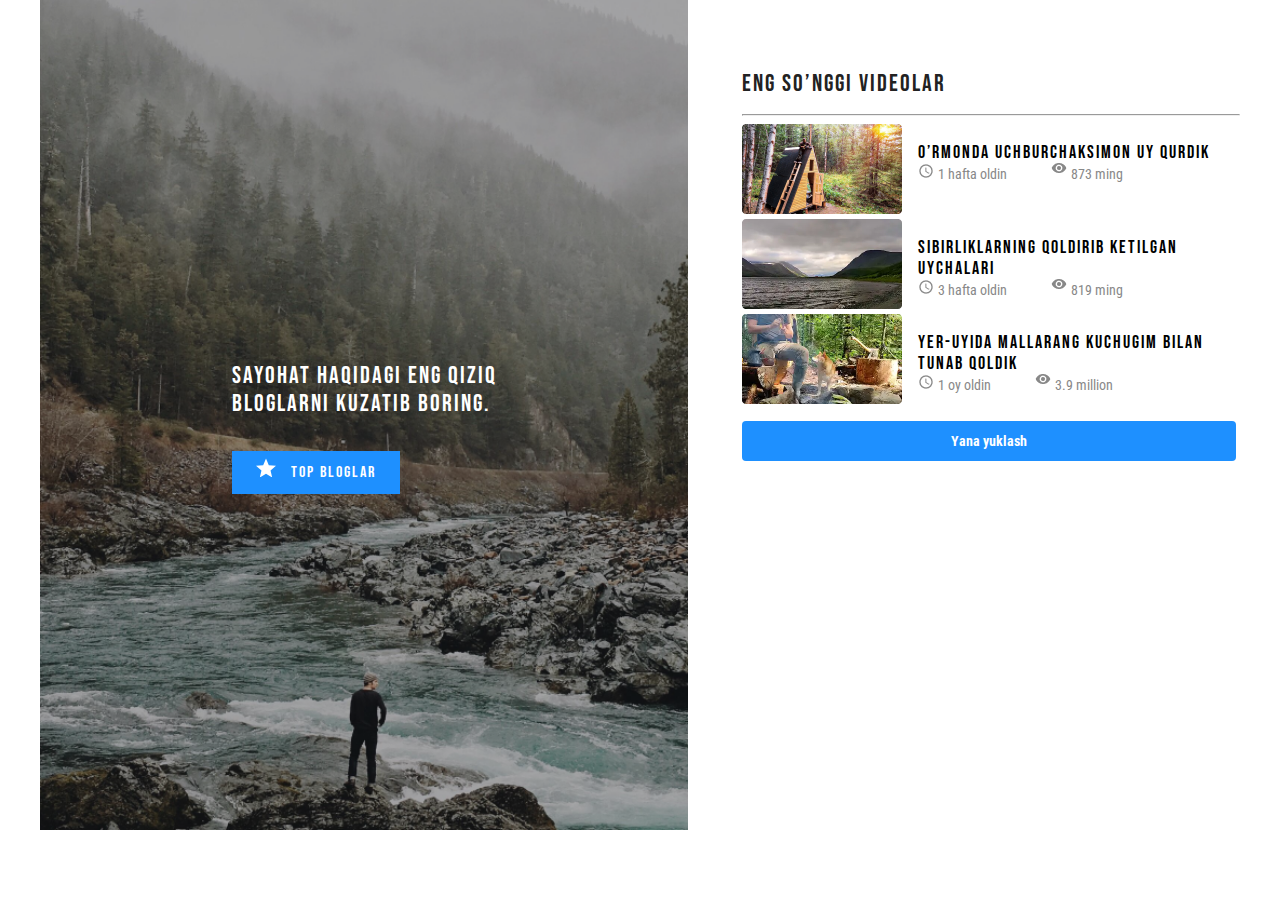
<file: index.html>
<!DOCTYPE html>
<html lang="uz">
<head>
    <meta charset="UTF-8">
    <meta name="viewport" content="width=device-width, initial-scale=1.0">
    <title>Articles</title>
    <link rel="preconnect" href="https://fonts.googleapis.com">
    <link rel="preconnect" href="https://fonts.gstatic.com" crossorigin>
    <link href="https://fonts.googleapis.com/css2?family=Bebas+Neue&family=Open+Sans&display=swap" rel="stylesheet">
    <link rel="preconnect" href="https://fonts.googleapis.com">
    <link rel="preconnect" href="https://fonts.gstatic.com" crossorigin>
    <link href="https://fonts.googleapis.com/css2?family=Open+Sans&family=Roboto+Condensed&display=swap" rel="stylesheet">
    <link rel="stylesheet" href="style.css">
</head>
<body>
    <main class="main-content">
            <!-- HERO-Left-hand -->
            <div class="hero">
                <div class="hero-main">
                    <h1 class="hero-text">Sayohat haqidagi eng qiziq  <br>bloglarni kuzatib boring.</h1>
                <a class="hero-button" href="#">
                    <span class="hero-button-icon"></span>
                    <span class="hero-button-text">Top bloglar</span>
                </a>
                </div>
            </div>
            <!-- RIGHT-HERO -->
            <div class="right-hero">
                    <h1 class="right-hero-text">Eng so’nggi videolar</h1>
                    <hr>
                    <!-- SEction1 -->
                    <section class="right-hero-section">
                        <div class="section-img">
                            <img src="img/article-poster.png" alt="" width="160" height="90">
                        </div>
                        <div class="section-right">
                            <h3 class="section-right-text">O’rmonda uchburchaksimon uy qurdik</h3>
                            <div class="section-right-text-icons">
                                <div class="section-right-icon">
                                    <span class="section-right-icon-img"></span>
                                    <span class="section-right-icon-text">1 hafta oldin</span>
                                </div>
                                <div class="section-right-icon">
                                    <span class="section-right-icon-img-eye"></span>
                                    <span class="section-right-icon-text">873 ming</span>
                                </div>
                                
                            </div>
                        </div>
                    </section>

                    <section class="right-hero-section">
                        <div class="section-img">
                            <img src="img/article-poster-1.png" alt="" width="160" height="90">
                        </div>
                        <div class="section-right">
                            <h3 class="section-right-text">Sibirliklarning qoldirib ketilgan uychalari</h3>
                            <div class="section-right-text-icons">
                                <div class="section-right-icon">
                                    <span class="section-right-icon-img"></span>
                                    <span class="section-right-icon-text">3 hafta oldin</span>
                                </div>
                                <div class="section-right-icon">
                                    <span class="section-right-icon-img-eye"></span>
                                    <span class="section-right-icon-text">819 ming</span>
                                </div>
                                
                            </div>
                        </div>
                    </section>

                    <section class="right-hero-section">
                        <div class="section-img">
                            <img src="img/article-poster-2.png" alt="" width="160" height="90">
                        </div>
                        <div class="section-right">
                            <h3 class="section-right-text">Yer-uyida mallarang kuchugim bilan tunab qoldik</h3>
                            <div class="section-right-text-icons">
                                <div class="section-right-icon">
                                    <span class="section-right-icon-img"></span>
                                    <span class="section-right-icon-text">1 oy oldin</span>
                                </div>
                                <div class="section-right-icon">
                                    <span class="section-right-icon-img-eye"></span>
                                    <span class="section-right-icon-text">3.9 million</span>
                                </div>
                                
                            </div>
                        </div>
                        
                    </section>
                    <div class="right-hero-button">
                        <a class="right-hero-button-link" href="#">Yana yuklash  </a>
                    </div>
                </div> 
        </main>
</body>
</html>
</file>
<file: style.css>
body{
    font-family: 'Bebas Neue', sans-serif;
    margin:0;
    padding: 0;
}

.main-content{
    display: flex;  
    width: 100%;
    max-width: 1200px;
    margin-left: auto;
    margin-right: auto;
    flex-grow: 1;
    
}
.hero{
    background-image:url("../img/left-bg.png");
    width:100%;
    max-width: 600px;
    height: 782px;
    background-repeat:no-repeat;
    background-size:cover;
    background-position: center bottom;
    display: flex;
    align-items:center;
    justify-content: center;
    padding: 24px;
}
.hero-text{
    font-size: 24px;
    line-height: 28px;
    letter-spacing: 2px;
    font-weight: 400;
    color: #fff;
    padding-bottom: 24px;
}
.hero-button{
    background-color: #1E90FF;
    color: #fff;
    padding: 12px 24px;
    text-decoration: none;
    
}
.hero-button-text{
    font-size: 16px;
    line-height: 24px;
    letter-spacing: 2px;

}
.hero-button{   
    align-items: center;
    

}
.hero-button::before{
    content:"";
    background-image:url("../img/icon/Vector.svg");
    width: 20px;
    height: 19px;
    display: inline-block   ;
    padding-right: 12px;
    background-repeat:no-repeat;
    
}
.right-hero {
    max-width: 750px;
    padding-left: 54px;
    padding-top: 54px;
    
}
.right-hero-text{
    font-size: 24px;
    line-height: 28px;
    letter-spacing: 2px;
    color:#222;
    font-weight: 400;
}
.right-hero-section {
    display: flex;
}

.section-right{
    padding-left:16px;
}
.section-right-text {
    font-weight: 400;
    font-size:18px;
    line-height: 21px;
    letter-spacing: 2px;
    margin-bottom:0;
}
.section-right-text-icons{
    font-family: 'Roboto Condensed', sans-serif;
    display: flex;
    
    
}
.section-right-icon-text{
    font-weight: 400;
    font-size: 14px;
    line-height: 16px;
    color:#888;
    padding-right: 44px;
    

}
.section-right-icon-img::before{
    display: inline-block;
    width: 16px;
    height: 16px;
    background-image:url("../img/icon/icon-clock 1.png");
    background-repeat:no-repeat;
    content:"";
    background-size: contain;
}
.section-right-icon-img-eye::before{
    display: inline-block;
    width: 16px;
    height: 16px;
    background-image:url("../img/icon/icon-kuz.png");
    background-repeat:no-repeat;
    content:"";
    background-size: contain;
}
.right-hero-button{
    margin-top:23px;
    
}
.right-hero-button-link{
    font-family: 'Roboto Condensed', sans-serif;
    line-height: 16px;
    font-size: 14px;
    font-weight: 700;
    padding: 12px 209px;
    background-color:#1E90FF;
    color:#fff;
    border-radius:4px;
    text-decoration: none;
}
</file>
